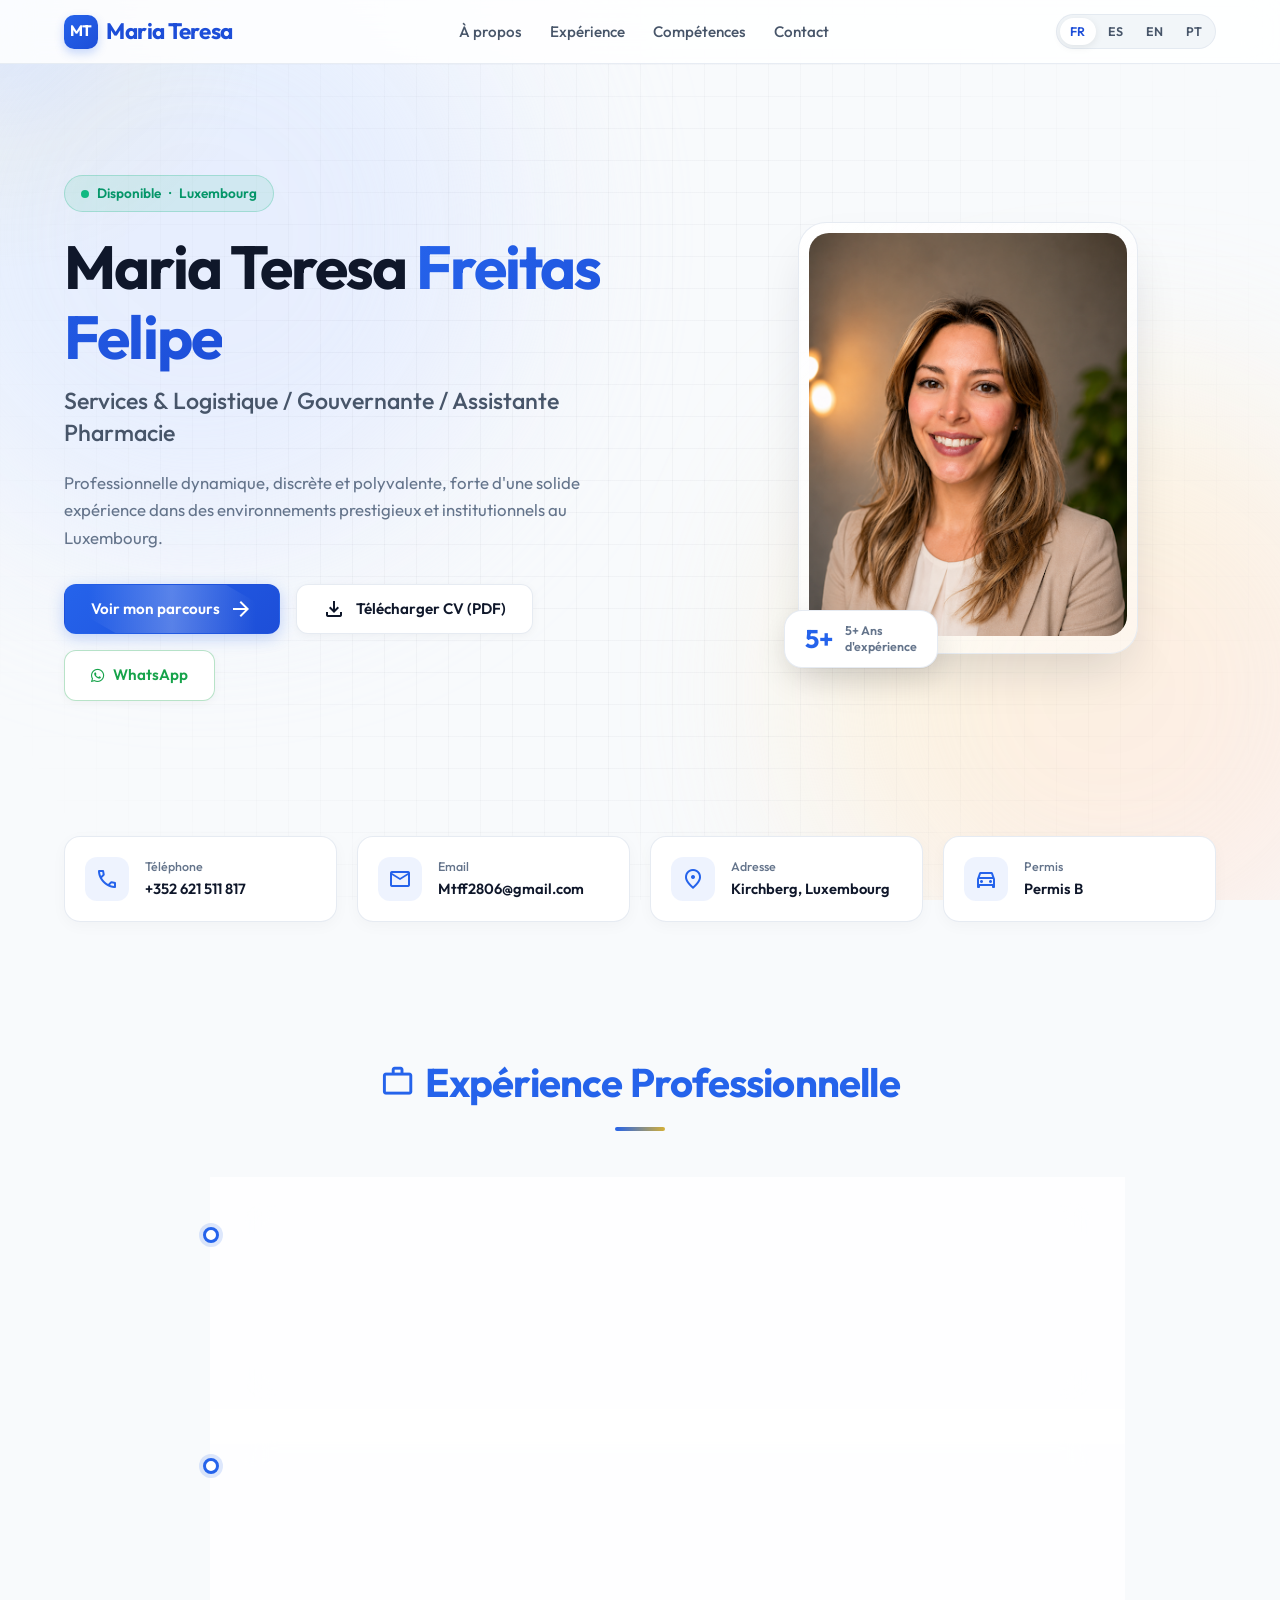
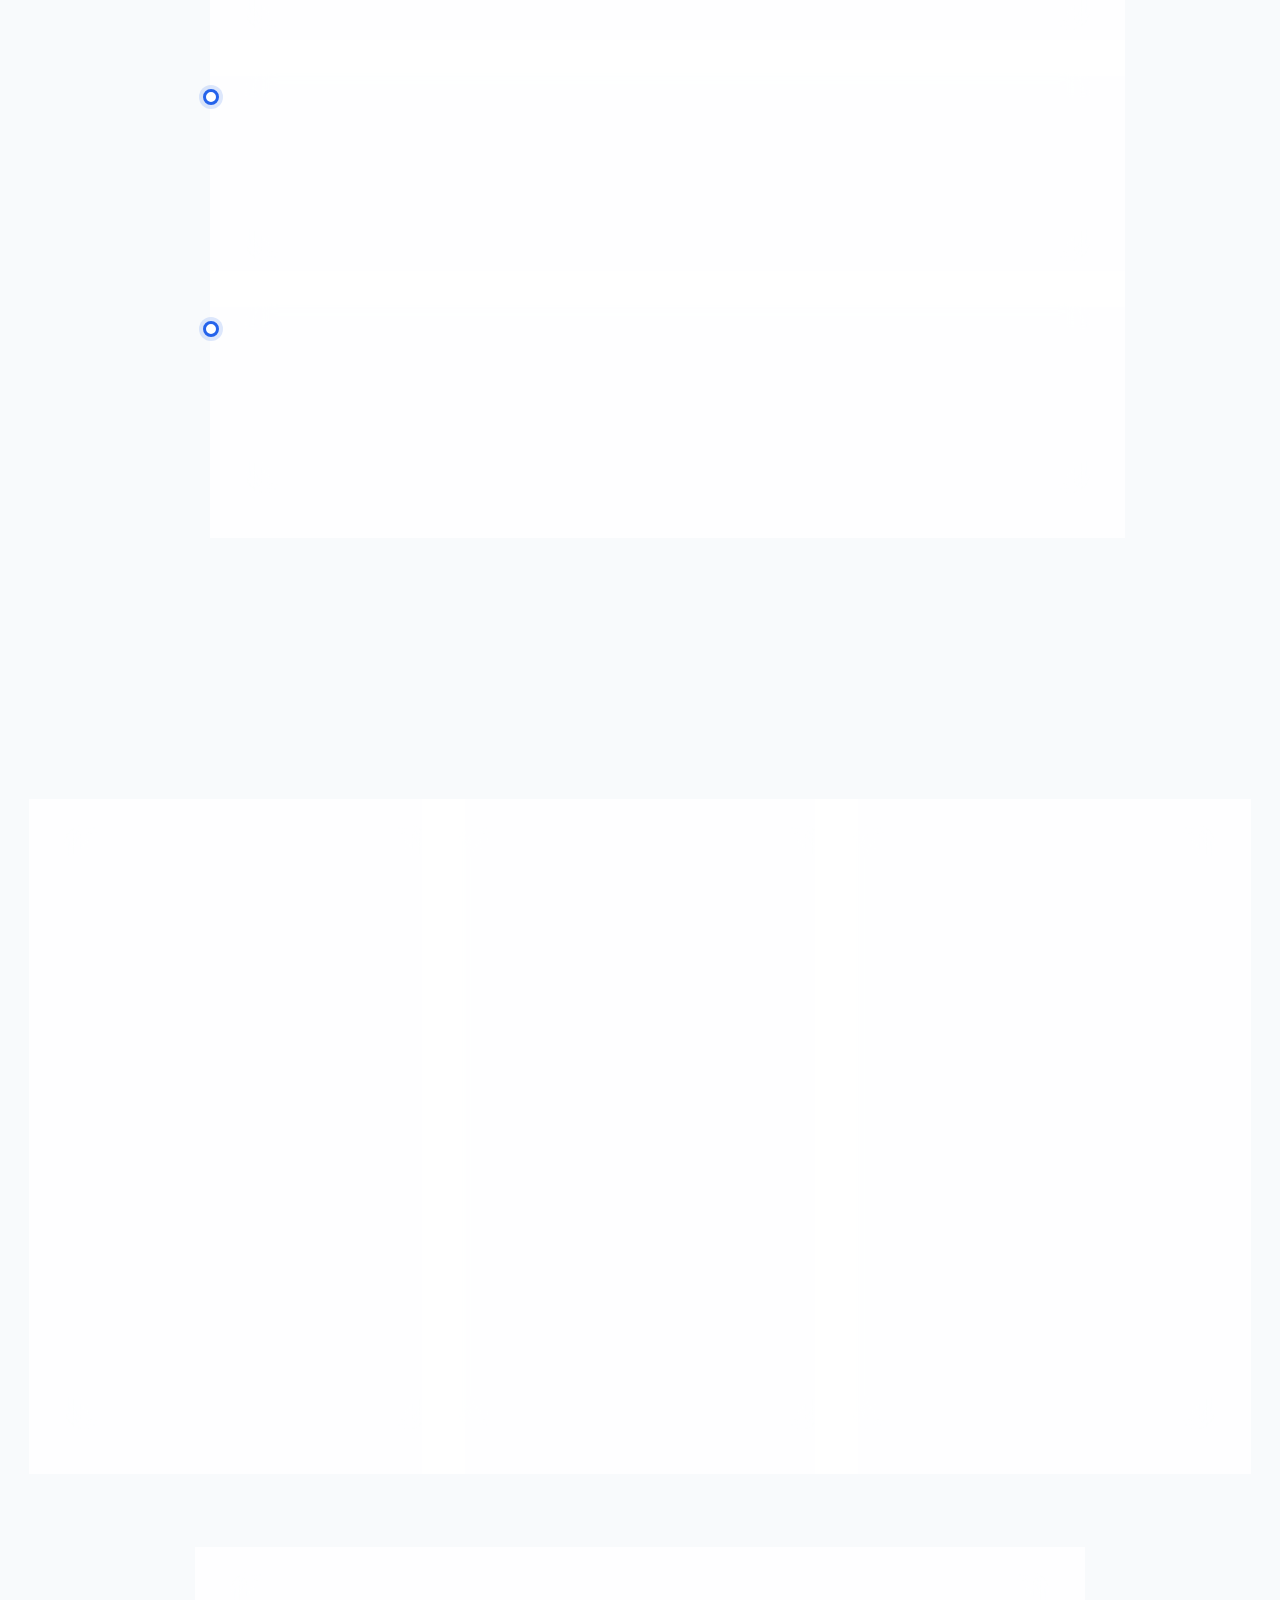
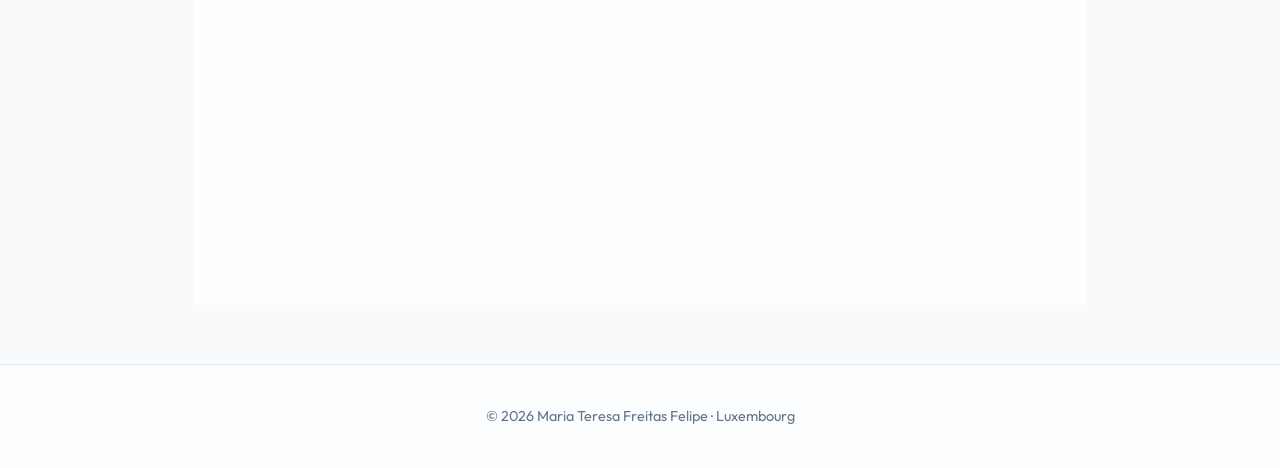
<file: index.html>
<!DOCTYPE html>
<html lang="fr">
<head>
    <meta charset="UTF-8">
    <meta name="viewport" content="width=device-width, initial-scale=1.0, viewport-fit=cover">
    <title>Maria Teresa Freitas Felipe - Profil Professionnel Luxembourg</title>
    <meta name="description" content="Profil professionnel de Maria Teresa Freitas Felipe : Excellence en services, intendance, hygiène et gestion logistique au Luxembourg.">
    
    <!-- Open Graph / WhatsApp / Telegram Preview (French Invitation) -->
    <meta property="og:title" content="Maria Teresa Freitas Felipe — Profil Professionnel">
    <meta property="og:description" content="Invitation : Découvrez mon parcours, mes compétences et mes références en services de prestige et intendance au Luxembourg.">
    <meta property="og:image" content="https://yoyocubano.github.io/maria-teresa/thumbnail.jpg">
    <meta property="og:image:secure_url" content="https://yoyocubano.github.io/maria-teresa/thumbnail.jpg">
    <meta property="og:image:type" content="image/jpeg">
    <meta property="og:image:width" content="1200">
    <meta property="og:image:height" content="630">
    <meta property="og:url" content="https://yoyocubano.github.io/maria-teresa/">
    <meta property="og:type" content="website">

    <!-- Twitter Card -->
    <meta name="twitter:card" content="summary_large_image">
    <meta name="twitter:title" content="Maria Teresa Freitas Felipe — Profil Professionnel Luxembourg">
    <meta name="twitter:description" content="Invitation : Découvrez le parcours professionnel complet de Maria Teresa à Luxembourg.">
    <meta name="twitter:image" content="https://yoyocubano.github.io/maria-teresa/thumbnail.jpg">
    
    <link rel="preconnect" href="https://fonts.googleapis.com">
    <link rel="preconnect" href="https://fonts.gstatic.com" crossorigin>
    <link href="https://fonts.googleapis.com/css2?family=Outfit:wght@300;400;500;600;700;800&display=swap" rel="stylesheet">
    <!-- Google Material Symbols (Stitch Standard) -->
    <link rel="stylesheet" href="https://fonts.googleapis.com/css2?family=Material+Symbols+Outlined:opsz,wght,FILL,GRAD@20..48,100..700,0..1,-50..200" />
    <link rel="stylesheet" href="https://cdnjs.cloudflare.com/ajax/libs/font-awesome/6.4.0/css/all.min.css">
    <link rel="stylesheet" href="styles.css">
</head>
<body>
    <!-- 21st.dev Dynamic Cursor Glow & Animated Elements -->
    <div id="cursor-glow"></div>
    <div class="background-elements">
        <div class="blob blob-1"></div>
        <div class="blob blob-2"></div>
        <div class="grid-overlay"></div>
    </div>

    <!-- Navigation Bar -->
    <nav class="navbar">
        <div class="nav-content">
            <a href="#" class="logo">
                <span class="logo-badge">MT</span>
                <span>Maria Teresa</span>
            </a>
            <ul class="nav-links">
                <li><a href="#about" data-i18n="nav_about">À propos</a></li>
                <li><a href="#experience" data-i18n="nav_exp">Expérience</a></li>
                <li><a href="#skills" data-i18n="nav_skills">Compétences</a></li>
                <li><a href="#contact" data-i18n="nav_contact">Contact</a></li>
            </ul>
            <div class="lang-switcher">
                <button class="lang-btn active" data-lang="fr">FR</button>
                <button class="lang-btn" data-lang="es">ES</button>
                <button class="lang-btn" data-lang="en">EN</button>
                <button class="lang-btn" data-lang="pt">PT</button>
            </div>
        </div>
    </nav>

    <main>
        <!-- Hero Section -->
        <section id="hero" class="hero section">
            <div class="hero-container">
                <div class="hero-content fade-in-left">
                    <!-- 21st.dev Style Live Pulse Radar Badge -->
                    <div class="live-badge">
                        <span class="live-indicator">
                            <span class="live-ping"></span>
                            <span class="live-dot"></span>
                        </span>
                        <span data-i18n="hero_avail">Disponible</span> · <span data-i18n="hero_location">Luxembourg</span>
                    </div>

                    <h1>Maria Teresa <span>Freitas Felipe</span></h1>
                    <h2 data-i18n="hero_title">Services & Logistique / Gouvernante / Assistante Pharmacie</h2>
                    <p class="hero-desc" data-i18n="hero_desc">Professionnelle dynamique, discrète et polyvalente, forte d'une solide expérience dans des environnements prestigieux et institutionnels au Luxembourg.</p>
                    
                    <div class="hero-actions">
                        <a href="#experience" class="btn btn-primary">
                            <span data-i18n="btn_exp">Voir mon parcours</span>
                            <span class="material-symbols-outlined">arrow_forward</span>
                        </a>
                        <a href="CV_Maria_Teresa.pdf" class="btn btn-outline" target="_blank" download data-i18n="btn_download">
                            <span class="material-symbols-outlined">download</span> Télécharger CV (PDF)
                        </a>
                        <a href="https://wa.me/352621511817" class="btn btn-secondary" target="_blank" rel="noopener">
                            <i class="fa-brands fa-whatsapp"></i> WhatsApp
                        </a>
                    </div>
                </div>

                <div class="hero-image-container fade-in-right">
                    <div class="image-wrapper tilt-card">
                        <img src="./portrait.jpg" alt="Maria Teresa Freitas Felipe" class="profile-img" id="profile-picture">
                        <div class="experience-badge">
                            <span class="number">5+</span>
                            <span class="text" data-i18n="hero_years">Ans<br>d'expérience</span>
                        </div>
                    </div>
                </div>
            </div>
        </section>

        <!-- Quick Info & Contact Bar -->
        <section id="about" class="contact-bar section fade-in-up">
            <div class="contact-grid">
                <div class="contact-item">
                    <div class="icon-box"><span class="material-symbols-outlined">call</span></div>
                    <div class="contact-details">
                        <span class="label" data-i18n="contact_phone">Téléphone</span>
                        <a href="tel:+352621511817" class="value" style="text-decoration:none; color:inherit;">+352 621 511 817</a>
                    </div>
                </div>
                <div class="contact-item">
                    <div class="icon-box"><span class="material-symbols-outlined">mail</span></div>
                    <div class="contact-details">
                        <span class="label">Email</span>
                        <a href="mailto:Mtff2806@gmail.com" class="value" style="text-decoration:none; color:inherit;">Mtff2806@gmail.com</a>
                    </div>
                </div>
                <div class="contact-item">
                    <div class="icon-box"><span class="material-symbols-outlined">location_on</span></div>
                    <div class="contact-details">
                        <span class="label" data-i18n="contact_address">Adresse</span>
                        <span class="value" data-i18n="contact_address_val">Kirchberg, Luxembourg</span>
                    </div>
                </div>
                <div class="contact-item">
                    <div class="icon-box"><span class="material-symbols-outlined">directions_car</span></div>
                    <div class="contact-details">
                        <span class="label" data-i18n="contact_license">Permis</span>
                        <span class="value" data-i18n="contact_license_val">Permis B</span>
                    </div>
                </div>
            </div>
        </section>

        <!-- Experience Timeline -->
        <section id="experience" class="experience section">
            <div class="section-header fade-in-up">
                <h2>
                    <span class="material-symbols-outlined" style="font-size:2.2rem; color:var(--primary);">work</span>
                    <span data-i18n="exp_section_title">Expérience <span>Professionnelle</span></span>
                </h2>
                <div class="divider"></div>
            </div>
            
            <div class="timeline" id="experience-timeline">
                <div class="timeline-progress"></div>
                
                <!-- Job 1 -->
                <div class="timeline-item fade-in-up">
                    <div class="timeline-dot"></div>
                    <div class="timeline-content glass-card interactive-card">
                        <div class="timeline-header">
                            <div class="job-info">
                                <h3 data-i18n="job1_title">Agent de Nettoyage & Logistique</h3>
                                <h4>
                                    <span class="material-symbols-outlined" style="font-size:1.15rem;">cleaning_services</span>
                                    <span data-i18n="job1_company">ABSC, Mercedes-Benz Roost — Luxembourg</span>
                                </h4>
                            </div>
                            <span class="date-badge" data-i18n="job1_date">Juin 2025 - À ce jour</span>
                        </div>
                        <ul class="job-description">
                            <li data-i18n="job1_desc1">Maintien rigoureux des standards de propreté et d'hygiène des espaces d'exposition et des bureaux de prestige.</li>
                            <li data-i18n="job1_desc2">Gestion autonome des protocoles d'entretien et réassort des consommables.</li>
                        </ul>
                    </div>
                </div>

                <!-- Job 2 -->
                <div class="timeline-item fade-in-up">
                    <div class="timeline-dot"></div>
                    <div class="timeline-content glass-card interactive-card">
                        <div class="timeline-header">
                            <div class="job-info">
                                <h3 data-i18n="job2_title">Gouvernante / Agent de Nettoyage</h3>
                                <h4>
                                    <span class="material-symbols-outlined" style="font-size:1.15rem;">account_balance</span>
                                    <span data-i18n="job2_company">RANDSTAD, Ambassade d'Espagne — Luxembourg</span>
                                </h4>
                            </div>
                            <span class="date-badge" data-i18n="job2_date">Janv. 2025 - Avril 2025</span>
                        </div>
                        <ul class="job-description">
                            <li data-i18n="job2_desc1">Service de gouvernance et intendance diplomatique au sein de la résidence et de la chancellerie.</li>
                            <li data-i18n="job2_desc2">Application stricte des règles de discrétion, protocole et sécurité institutionnelle.</li>
                        </ul>
                    </div>
                </div>

                <!-- Job 3 -->
                <div class="timeline-item fade-in-up">
                    <div class="timeline-dot"></div>
                    <div class="timeline-content glass-card interactive-card">
                        <div class="timeline-header">
                            <div class="job-info">
                                <h3 data-i18n="job3_title">Agent de Nettoyage & Entretien</h3>
                                <h4>
                                    <span class="material-symbols-outlined" style="font-size:1.15rem;">gavel</span>
                                    <span data-i18n="job3_company">ABSC, Brucher Thieltgen & Partners / Baker McKenzie — Luxembourg</span>
                                </h4>
                            </div>
                            <span class="date-badge" data-i18n="job3_date">Fév. 2021 - Janv. 2025</span>
                        </div>
                        <ul class="job-description">
                            <li data-i18n="job3_desc1">Entretien d'études d'avocats de premier rang et de cabinets juridiques internationaux.</li>
                            <li data-i18n="job3_desc2">Gestion soignée des espaces de réunion de direction et respect de la confidentialité.</li>
                        </ul>
                    </div>
                </div>

                <!-- Job 4 -->
                <div class="timeline-item fade-in-up">
                    <div class="timeline-dot"></div>
                    <div class="timeline-content glass-card interactive-card">
                        <div class="timeline-header">
                            <div class="job-info">
                                <h3 data-i18n="job4_title">Responsable de Magasin</h3>
                                <h4>
                                    <span class="material-symbols-outlined" style="font-size:1.15rem;">storefront</span>
                                    <span data-i18n="job4_company">MUJI — Espagne</span>
                                </h4>
                            </div>
                            <span class="date-badge" data-i18n="job4_date">Expérience antérieure</span>
                        </div>
                        <ul class="job-description">
                            <li data-i18n="job4_desc1">Supervision des opérations quotidiennes, accueil clientèle et tenue exemplaire du point de vente.</li>
                            <li data-i18n="job4_desc2">Coordination d'équipe, gestion des stocks et excellence du service client.</li>
                        </ul>
                    </div>
                </div>
            </div>
        </section>

        <!-- Skills & Education Section -->
        <section id="skills" class="skills section">
            <div class="section-header fade-in-up">
                <h2>
                    <span class="material-symbols-outlined" style="font-size:2.2rem; color:var(--primary);">workspace_premium</span>
                    <span data-i18n="skills_section_title">Compétences & <span>Formation</span></span>
                </h2>
                <div class="divider"></div>
            </div>

            <div class="skills-grid">
                <!-- Key Skills -->
                <div class="skills-column fade-in-up">
                    <div class="glass-card full-height interactive-card">
                        <h3 data-i18n="skills_key">
                            <span class="material-symbols-outlined">checklist</span>
                            <span>Compétences Clés</span>
                        </h3>
                        <div class="tags-container">
                            <span class="tag"><span class="material-symbols-outlined" style="font-size:17px; color:var(--primary);">check_circle</span> <span data-i18n="skill_1">Normes d'hygiène & sécurité</span></span>
                            <span class="tag"><span class="material-symbols-outlined" style="font-size:17px; color:var(--primary);">check_circle</span> <span data-i18n="skill_2">Discrétion & rigueur diplomatique</span></span>
                            <span class="tag"><span class="material-symbols-outlined" style="font-size:17px; color:var(--primary);">check_circle</span> <span data-i18n="skill_3">Organisation & autonomie</span></span>
                            <span class="tag"><span class="material-symbols-outlined" style="font-size:17px; color:var(--primary);">check_circle</span> <span data-i18n="skill_4">Gestion logistique & réassort</span></span>
                            <span class="tag"><span class="material-symbols-outlined" style="font-size:17px; color:var(--primary);">check_circle</span> <span data-i18n="skill_5">Bureautique Office 365</span></span>
                            <span class="tag"><span class="material-symbols-outlined" style="font-size:17px; color:var(--primary);">check_circle</span> <span data-i18n="skill_6">Sens du service & accueil</span></span>
                        </div>
                    </div>
                </div>

                <!-- Languages -->
                <div class="skills-column fade-in-up" style="transition-delay: 0.15s">
                    <div class="glass-card full-height interactive-card">
                        <h3 data-i18n="skills_lang">
                            <span class="material-symbols-outlined">translate</span>
                            <span>Langues</span>
                        </h3>
                        <div class="languages-list">
                            <div class="language-item">
                                <span class="lang-name" data-i18n="lang_es">Espagnol</span>
                                <div class="progress-bar"><div class="progress" style="width: 100%"></div></div>
                                <span class="lang-level">C2</span>
                            </div>
                            <div class="language-item">
                                <span class="lang-name" data-i18n="lang_pt">Portugais</span>
                                <div class="progress-bar"><div class="progress" style="width: 100%"></div></div>
                                <span class="lang-level">C2</span>
                            </div>
                            <div class="language-item">
                                <span class="lang-name" data-i18n="lang_fr">Français</span>
                                <div class="progress-bar"><div class="progress" style="width: 80%"></div></div>
                                <span class="lang-level">B2</span>
                            </div>
                            <div class="language-item">
                                <span class="lang-name" data-i18n="lang_en">Anglais</span>
                                <div class="progress-bar"><div class="progress" style="width: 55%"></div></div>
                                <span class="lang-level">B1</span>
                            </div>
                        </div>
                    </div>
                </div>

                <!-- Education & Certifications -->
                <div class="skills-column fade-in-up" style="transition-delay: 0.3s">
                    <div class="glass-card full-height interactive-card">
                        <h3 data-i18n="skills_edu">
                            <span class="material-symbols-outlined">school</span>
                            <span>Formation & Certificats</span>
                        </h3>
                        <div class="education-item">
                            <h4 data-i18n="edu1_title">Certificat Univ. Assistante Pharmacie</h4>
                            <p class="school" data-i18n="edu1_school">ESNECA (Espagne) · 2022</p>
                        </div>
                        <div class="education-item">
                            <h4 data-i18n="edu2_title">Diplôme de Technicienne en Radiologie</h4>
                            <p class="school" data-i18n="edu2_school">Université Arturo Michelena</p>
                        </div>
                        <div class="education-item">
                            <h4 data-i18n="edu3_title">Service Clientèle & Gestion Documentaire</h4>
                            <p class="school" data-i18n="edu3_school">Udemy · Microsoft Word, Excel, Outlook 365</p>
                        </div>
                        <div class="education-item">
                            <h4 data-i18n="edu4_title">Diplôme fin d'études scientifiques</h4>
                            <p class="school" data-i18n="edu4_school">École Virgen del Valle</p>
                        </div>
                    </div>
                </div>
            </div>
        </section>

        <!-- Final Invitation / Contact CTA -->
        <section id="contact" class="section fade-in-up" style="text-align: center; margin-bottom: 3.5rem;">
            <div class="glass-card interactive-card" style="max-width: 820px; margin: 0 auto; padding: 2.5rem 1.5rem;">
                <h2 style="font-size: clamp(1.6rem, 3.5vw, 2.2rem); margin-bottom: 0.8rem; font-weight: 700;" data-i18n="cta_title">Collaborons ensemble au Luxembourg</h2>
                <p style="color: var(--text-muted); margin-bottom: 2rem; font-size: 1.05rem; max-width: 580px; margin-left: auto; margin-right: auto;" data-i18n="cta_desc">
                    Disponible pour des missions et opportunités en intendance, services de prestige ou milieu de santé.
                </p>
                <div style="display: flex; gap: 0.85rem; justify-content: center; flex-wrap: wrap;">
                    <a href="tel:+352621511817" class="btn btn-primary" data-i18n="cta_call">
                        <span class="material-symbols-outlined">call</span> Appeler
                    </a>
                    <a href="CV_Maria_Teresa.pdf" class="btn btn-outline" target="_blank" download data-i18n="cta_cv">
                        <span class="material-symbols-outlined">download</span> Télécharger CV (PDF)
                    </a>
                    <a href="https://wa.me/352621511817" class="btn btn-secondary" target="_blank" rel="noopener">
                        <i class="fa-brands fa-whatsapp"></i> WhatsApp
                    </a>
                    <a href="mailto:Mtff2806@gmail.com" class="btn btn-outline" data-i18n="cta_email">
                        <span class="material-symbols-outlined">mail</span> Écrire un Email
                    </a>
                </div>
            </div>
        </section>
    </main>

    <!-- Footer -->
    <footer>
        <div class="footer-content">
            <p data-i18n="footer_text">&copy; 2026 Maria Teresa Freitas Felipe · Luxembourg</p>
        </div>
    </footer>

    <script src="script.js"></script>
</body>
</html>
</file>
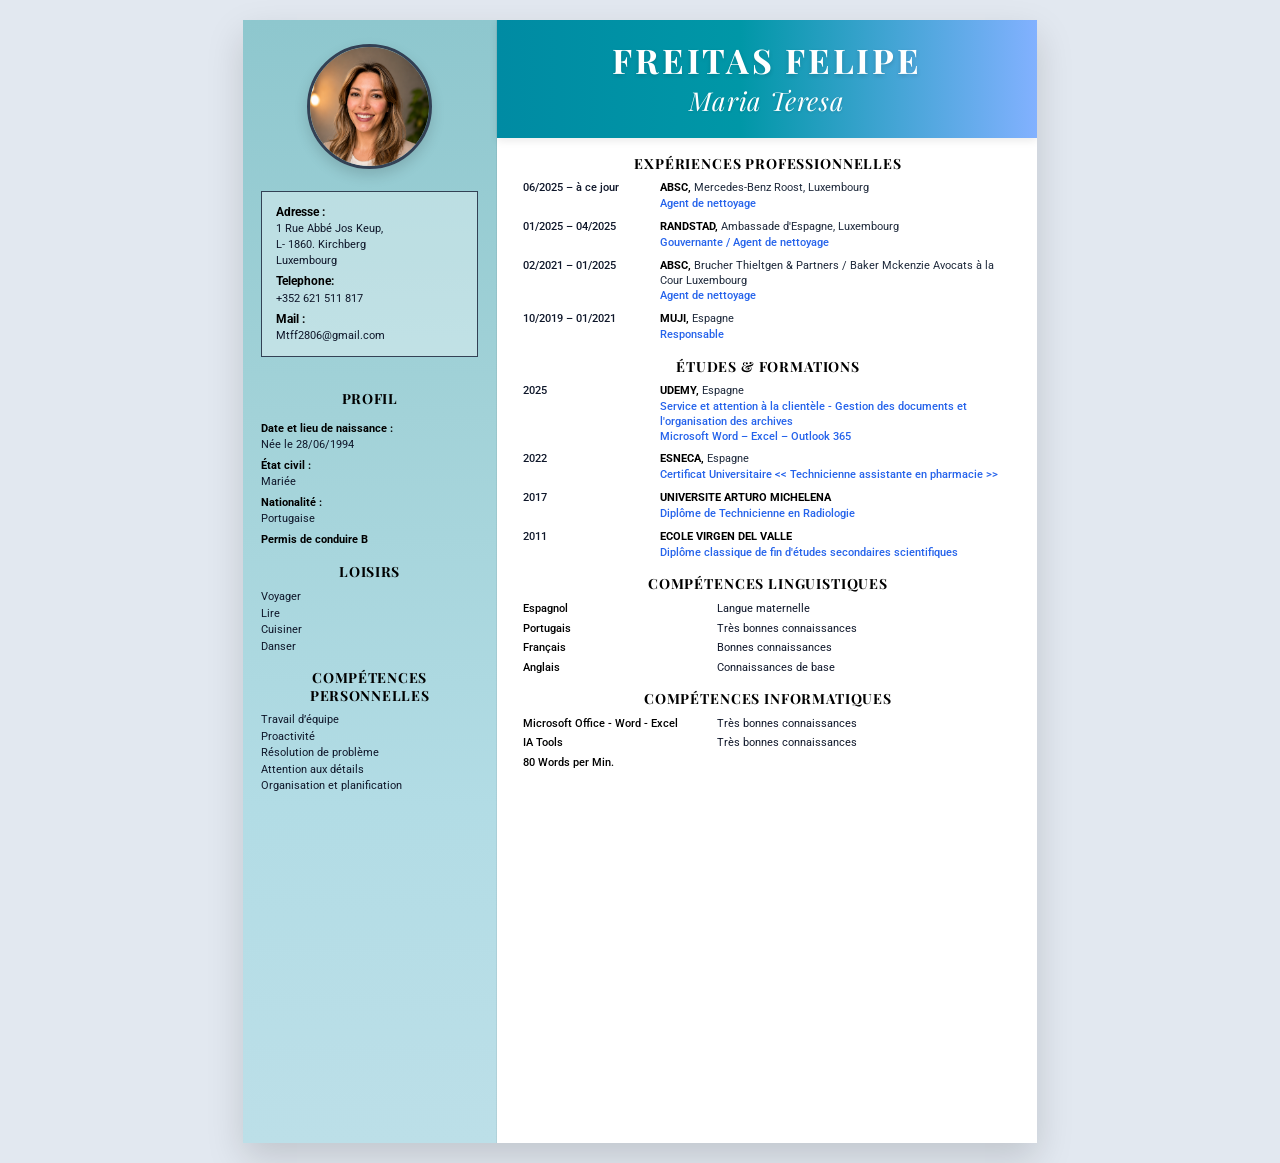
<file: CV_Maria_Teresa.html>
<!DOCTYPE html>
<html lang="fr">
<head>
    <meta charset="UTF-8">
    <meta name="viewport" content="width=device-width, initial-scale=1.0">
    <title>CV Maria Teresa Freitas Felipe</title>
    <link rel="preconnect" href="https://fonts.googleapis.com">
    <link rel="preconnect" href="https://fonts.gstatic.com" crossorigin>
    <link href="https://fonts.googleapis.com/css2?family=Playfair+Display:ital,wght@0,600;0,700;1,400;1,600&family=Roboto:wght@300;400;500;700&display=swap" rel="stylesheet">
    <style>
        @page {
            size: A4 portrait;
            margin: 0;
        }

        * {
            margin: 0;
            padding: 0;
            box-sizing: border-box;
            -webkit-print-color-adjust: exact !important;
            print-color-adjust: exact !important;
        }

        body {
            font-family: 'Roboto', -apple-system, BlinkMacSystemFont, 'Segoe UI', Arial, sans-serif;
            background: #e2e8f0;
            color: #1e293b;
            display: flex;
            justify-content: center;
            align-items: flex-start;
            padding: 20px 0;
        }

        /* Standard A4 Container: 210mm x 297mm */
        .cv-page {
            width: 210mm;
            height: 297mm;
            max-height: 297mm;
            background: #ffffff;
            display: flex;
            box-shadow: 0 15px 35px rgba(0, 0, 0, 0.15);
            overflow: hidden;
            position: relative;
        }

        /* LEFT SIDEBAR (Cyan Gradient) */
        .sidebar {
            width: 32%;
            height: 100%;
            background: linear-gradient(180deg, #8ec7ce 0%, #a2d2d8 35%, #b2dce5 70%, #bcdfe8 100%);
            padding: 24px 18px 20px;
            display: flex;
            flex-direction: column;
            align-items: center;
            border-right: 1px solid rgba(0, 0, 0, 0.06);
        }

        .avatar-container {
            width: 125px;
            height: 125px;
            border-radius: 50%;
            border: 3px solid #334155;
            overflow: hidden;
            box-shadow: 0 6px 14px rgba(0, 0, 0, 0.15);
            margin-bottom: 22px;
            flex-shrink: 0;
        }

        .avatar-img {
            width: 100%;
            height: 100%;
            object-fit: cover;
            object-position: center 15%;
        }

        /* Contact Box */
        .contact-box {
            width: 100%;
            border: 1px solid #334155;
            background: rgba(255, 255, 255, 0.35);
            padding: 12px 14px;
            margin-bottom: 20px;
            font-size: 11px;
            line-height: 1.45;
            color: #0f172a;
        }

        .contact-box strong {
            display: block;
            font-size: 12px;
            margin-top: 4px;
            color: #000;
        }

        .contact-box strong:first-child {
            margin-top: 0;
        }

        /* Sidebar Section Titles */
        .sidebar-title {
            font-family: 'Playfair Display', Georgia, serif;
            font-size: 14px;
            font-weight: 700;
            text-align: center;
            color: #000000;
            margin: 12px 0 8px;
            letter-spacing: 0.05em;
            text-transform: uppercase;
        }

        .sidebar-info {
            width: 100%;
            font-size: 11px;
            line-height: 1.45;
            color: #0f172a;
        }

        .sidebar-info strong {
            display: block;
            margin-top: 5px;
            color: #000;
        }

        .sidebar-list {
            list-style: none;
            width: 100%;
            font-size: 11px;
            line-height: 1.5;
            color: #0f172a;
        }

        /* RIGHT MAIN CONTENT */
        .main-content {
            width: 68%;
            height: 100%;
            background: #ffffff;
            display: flex;
            flex-direction: column;
        }

        /* Header Banner */
        .header-banner {
            background: linear-gradient(90deg, #008ba3 0%, #0097a7 45%, #82b1ff 100%);
            padding: 22px 20px 20px;
            text-align: center;
            color: #ffffff;
            box-shadow: 0 3px 8px rgba(0, 0, 0, 0.08);
            flex-shrink: 0;
        }

        .header-banner h1 {
            font-family: 'Playfair Display', Georgia, serif;
            font-size: 34px;
            font-weight: 700;
            letter-spacing: 0.08em;
            text-transform: uppercase;
            line-height: 1.1;
            margin-bottom: 4px;
            text-shadow: 0 2px 4px rgba(0, 0, 0, 0.15);
        }

        .header-banner h2 {
            font-family: 'Playfair Display', Georgia, serif;
            font-size: 26px;
            font-weight: 400;
            font-style: italic;
            letter-spacing: 0.03em;
            text-shadow: 0 1px 3px rgba(0, 0, 0, 0.12);
        }

        /* Sections Container */
        .sections-body {
            padding: 16px 24px 16px 26px;
            display: flex;
            flex-direction: column;
            gap: 14px;
            flex-grow: 1;
        }

        .section-title {
            font-family: 'Playfair Display', Georgia, serif;
            font-size: 14px;
            font-weight: 700;
            text-align: center;
            color: #000000;
            text-transform: uppercase;
            letter-spacing: 0.06em;
            margin-bottom: 8px;
            position: relative;
        }

        /* Table-like row layout */
        .timeline-row {
            display: grid;
            grid-template-columns: 125px 1fr;
            gap: 12px;
            margin-bottom: 8px;
            font-size: 11px;
            line-height: 1.35;
        }

        .timeline-row:last-child {
            margin-bottom: 0;
        }

        .row-date {
            font-weight: 500;
            color: #0f172a;
            white-space: nowrap;
        }

        .row-details strong {
            color: #000000;
            font-weight: 700;
        }

        .role-blue {
            color: #2563eb;
            font-weight: 500;
            display: block;
            margin-top: 1px;
        }

        /* 2-Column Key Value Grid (Languages & IT) */
        .info-grid-2col {
            display: grid;
            grid-template-columns: 180px 1fr;
            gap: 4px 14px;
            font-size: 11px;
            line-height: 1.4;
        }

        .info-label {
            color: #000000;
            font-weight: 500;
        }

        .info-value {
            color: #0f172a;
        }

        @media print {
            body {
                background: none;
                padding: 0;
            }
            .cv-page {
                box-shadow: none;
                width: 210mm;
                height: 297mm;
                max-height: 297mm;
            }
        }
    </style>
</head>
<body>

    <div class="cv-page">
        <!-- LEFT SIDEBAR -->
        <aside class="sidebar">
            <div class="avatar-container">
                <img src="./portrait.jpg" alt="Maria Teresa" class="avatar-img">
            </div>

            <div class="contact-box">
                <strong>Adresse :</strong>
                1 Rue Abbé Jos Keup,<br>
                L- 1860. Kirchberg<br>
                Luxembourg

                <strong>Telephone:</strong>
                +352 621 511 817

                <strong>Mail :</strong>
                Mtff2806@gmail.com
            </div>

            <h3 class="sidebar-title">PROFIL</h3>
            <div class="sidebar-info">
                <strong>Date et lieu de naissance :</strong>
                Née le 28/06/1994

                <strong>État civil :</strong>
                Mariée

                <strong>Nationalité :</strong>
                Portugaise

                <strong style="margin-top: 6px;">Permis de conduire B</strong>
            </div>

            <h3 class="sidebar-title" style="margin-top: 14px;">LOISIRS</h3>
            <ul class="sidebar-list">
                <li>Voyager</li>
                <li>Lire</li>
                <li>Cuisiner</li>
                <li>Danser</li>
            </ul>

            <h3 class="sidebar-title" style="margin-top: 14px; line-height: 1.25;">COMPÉTENCES<br>PERSONNELLES</h3>
            <ul class="sidebar-list">
                <li>Travail d’équipe</li>
                <li>Proactivité</li>
                <li>Résolution de problème</li>
                <li>Attention aux détails</li>
                <li>Organisation et planification</li>
            </ul>
        </aside>

        <!-- RIGHT MAIN CONTENT -->
        <main class="main-content">
            <!-- Header Banner -->
            <header class="header-banner">
                <h1>FREITAS FELIPE</h1>
                <h2>Maria Teresa</h2>
            </header>

            <div class="sections-body">
                <!-- 1. Expériences Professionnelles -->
                <section>
                    <h3 class="section-title">EXPÉRIENCES PROFESSIONNELLES</h3>
                    
                    <div class="timeline-row">
                        <span class="row-date">06/2025 – à ce jour</span>
                        <div class="row-details">
                            <strong>ABSC,</strong> Mercedes-Benz Roost, Luxembourg
                            <span class="role-blue">Agent de nettoyage</span>
                        </div>
                    </div>

                    <div class="timeline-row">
                        <span class="row-date">01/2025 – 04/2025</span>
                        <div class="row-details">
                            <strong>RANDSTAD,</strong> Ambassade d'Espagne, Luxembourg
                            <span class="role-blue">Gouvernante / Agent de nettoyage</span>
                        </div>
                    </div>

                    <div class="timeline-row">
                        <span class="row-date">02/2021 – 01/2025</span>
                        <div class="row-details">
                            <strong>ABSC,</strong> Brucher Thieltgen & Partners / Baker Mckenzie Avocats à la Cour Luxembourg
                            <span class="role-blue">Agent de nettoyage</span>
                        </div>
                    </div>

                    <div class="timeline-row">
                        <span class="row-date">10/2019 – 01/2021</span>
                        <div class="row-details">
                            <strong>MUJI,</strong> Espagne
                            <span class="role-blue">Responsable</span>
                        </div>
                    </div>
                </section>

                <!-- 2. Études & Formations -->
                <section>
                    <h3 class="section-title">ÉTUDES & FORMATIONS</h3>

                    <div class="timeline-row">
                        <span class="row-date">2025</span>
                        <div class="row-details">
                            <strong>UDEMY,</strong> Espagne
                            <span class="role-blue">Service et attention à la clientèle - Gestion des documents et l'organisation des archives<br>Microsoft Word – Excel – Outlook 365</span>
                        </div>
                    </div>

                    <div class="timeline-row">
                        <span class="row-date">2022</span>
                        <div class="row-details">
                            <strong>ESNECA,</strong> Espagne
                            <span class="role-blue">Certificat Universitaire &lt;&lt; Technicienne assistante en pharmacie &gt;&gt;</span>
                        </div>
                    </div>

                    <div class="timeline-row">
                        <span class="row-date">2017</span>
                        <div class="row-details">
                            <strong>UNIVERSITE ARTURO MICHELENA</strong>
                            <span class="role-blue">Diplôme de Technicienne en Radiologie</span>
                        </div>
                    </div>

                    <div class="timeline-row">
                        <span class="row-date">2011</span>
                        <div class="row-details">
                            <strong>ECOLE VIRGEN DEL VALLE</strong>
                            <span class="role-blue">Diplôme classique de fin d'études secondaires scientifiques</span>
                        </div>
                    </div>
                </section>

                <!-- 3. Compétences Linguistiques -->
                <section>
                    <h3 class="section-title">COMPÉTENCES LINGUISTIQUES</h3>
                    <div class="info-grid-2col">
                        <span class="info-label">Espagnol</span>
                        <span class="info-value">Langue maternelle</span>

                        <span class="info-label">Portugais</span>
                        <span class="info-value">Très bonnes connaissances</span>

                        <span class="info-label">Français</span>
                        <span class="info-value">Bonnes connaissances</span>

                        <span class="info-label">Anglais</span>
                        <span class="info-value">Connaissances de base</span>
                    </div>
                </section>

                <!-- 4. Compétences Informatiques -->
                <section>
                    <h3 class="section-title">COMPÉTENCES INFORMATIQUES</h3>
                    <div class="info-grid-2col">
                        <span class="info-label">Microsoft Office - Word - Excel</span>
                        <span class="info-value">Très bonnes connaissances</span>

                        <span class="info-label">IA Tools</span>
                        <span class="info-value">Très bonnes connaissances</span>

                        <span class="info-label">80 Words per Min.</span>
                        <span class="info-value"></span>
                    </div>
                </section>
            </div>
        </main>
    </div>

</body>
</html>
</file>
<file: styles.css>
:root {
    --primary: #2563eb;
    --primary-light: #60a5fa;
    --primary-dark: #1d4ed8;
    --accent: #d4af37;
    --accent-light: #fef08a;
    --secondary: #e2e8f0;
    --text-main: #0f172a;
    --text-light: #475569;
    --text-muted: #64748b;
    --bg-main: #f8fafc;
    --bg-glass: rgba(255, 255, 255, 0.78);
    --border-glass: rgba(226, 232, 240, 0.85);
    --shadow-glass: 0 10px 30px -10px rgba(15, 23, 42, 0.08);
    --shadow-elevated: 0 20px 40px -15px rgba(37, 99, 235, 0.15);
    --transition: all 0.3s cubic-bezier(0.16, 1, 0.3, 1);
}

* {
    margin: 0;
    padding: 0;
    box-sizing: border-box;
    font-family: 'Outfit', -apple-system, BlinkMacSystemFont, sans-serif;
    -webkit-tap-highlight-color: transparent;
}

html {
    scroll-behavior: smooth;
    font-size: 16px;
}

body {
    background-color: var(--bg-main);
    color: var(--text-main);
    line-height: 1.6;
    overflow-x: hidden;
    position: relative;
    width: 100%;
    min-height: 100vh;
}

/* Material Symbols vertical alignment helper */
.material-symbols-outlined {
    font-variation-settings: 'FILL' 0, 'wght' 400, 'GRAD' 0, 'opsz' 24;
    vertical-align: middle;
    display: inline-flex;
    align-items: center;
    justify-content: center;
}

/* Background Effects (21st.dev radiant glow) */
#cursor-glow {
    position: fixed;
    top: 0;
    left: 0;
    width: 550px;
    height: 550px;
    background: radial-gradient(circle, rgba(37, 99, 235, 0.09) 0%, rgba(212, 175, 55, 0.04) 40%, rgba(255,255,255,0) 70%);
    border-radius: 50%;
    transform: translate(-50%, -50%);
    pointer-events: none;
    z-index: -1;
    transition: opacity 0.3s;
}

.background-elements {
    position: fixed;
    top: 0;
    left: 0;
    width: 100vw;
    height: 100vh;
    z-index: -2;
    overflow: hidden;
    pointer-events: none;
}

.grid-overlay {
    position: absolute;
    top: 0;
    left: 0;
    width: 100%;
    height: 100%;
    background-image: 
        linear-gradient(to right, rgba(15, 23, 42, 0.03) 1px, transparent 1px),
        linear-gradient(to bottom, rgba(15, 23, 42, 0.03) 1px, transparent 1px);
    background-size: 32px 32px;
    mask-image: radial-gradient(circle at center, black 40%, transparent 90%);
    -webkit-mask-image: radial-gradient(circle at center, black 40%, transparent 90%);
}

.blob {
    position: absolute;
    border-radius: 50%;
    filter: blur(90px);
    opacity: 0.65;
    animation: float 14s infinite ease-in-out alternate;
}

.blob-1 {
    top: -10%;
    left: -10%;
    width: 55vw;
    height: 55vw;
    max-width: 650px;
    max-height: 650px;
    background: linear-gradient(135deg, #dbeafe, #e0e7ff);
}

.blob-2 {
    bottom: -10%;
    right: -10%;
    width: 50vw;
    height: 50vw;
    max-width: 600px;
    max-height: 600px;
    background: linear-gradient(135deg, #fef3c7, #fee2e2);
    animation-delay: -6s;
}

@keyframes float {
    0% { transform: translate(0, 0) scale(1); }
    100% { transform: translate(40px, 40px) scale(1.08); }
}

/* Navbar */
.navbar {
    position: fixed;
    top: 0;
    left: 0;
    width: 100%;
    background: rgba(255, 255, 255, 0.85);
    backdrop-filter: blur(16px);
    -webkit-backdrop-filter: blur(16px);
    border-bottom: 1px solid rgba(226, 232, 240, 0.8);
    z-index: 100;
    transition: var(--transition);
}

.nav-content {
    max-width: 1200px;
    margin: 0 auto;
    padding: 0.85rem 1.5rem;
    display: flex;
    justify-content: space-between;
    align-items: center;
}

.logo {
    font-size: 1.4rem;
    font-weight: 700;
    color: var(--primary-dark);
    text-decoration: none;
    letter-spacing: -0.02em;
    display: flex;
    align-items: center;
    gap: 0.5rem;
}

.logo-badge {
    background: linear-gradient(135deg, var(--primary), var(--primary-dark));
    color: white;
    width: 34px;
    height: 34px;
    display: flex;
    align-items: center;
    justify-content: center;
    border-radius: 10px;
    font-size: 0.95rem;
    box-shadow: 0 4px 10px rgba(37, 99, 235, 0.25);
}

.nav-links {
    display: flex;
    list-style: none;
    gap: 1.75rem;
}

.nav-links a {
    text-decoration: none;
    color: var(--text-light);
    font-weight: 500;
    font-size: 0.95rem;
    transition: var(--transition);
    position: relative;
    padding: 0.25rem 0;
}

.nav-links a:hover {
    color: var(--primary);
}

.nav-links a::after {
    content: '';
    position: absolute;
    bottom: 0;
    left: 0;
    width: 0;
    height: 2px;
    background: var(--primary);
    transition: width 0.3s ease;
    border-radius: 2px;
}

.nav-links a:hover::after {
    width: 100%;
}

.lang-switcher {
    display: flex;
    background: rgba(241, 245, 249, 0.9);
    padding: 3px;
    border-radius: 50px;
    border: 1px solid var(--border-glass);
    gap: 2px;
}

.lang-btn {
    border: none;
    background: transparent;
    padding: 0.35rem 0.65rem;
    font-size: 0.78rem;
    font-weight: 600;
    color: var(--text-light);
    border-radius: 50px;
    cursor: pointer;
    transition: var(--transition);
}

.lang-btn.active {
    background: white;
    color: var(--primary-dark);
    box-shadow: 0 2px 8px rgba(0, 0, 0, 0.08);
}

/* Sections */
.section {
    padding: 6rem 1.5rem 3rem;
    max-width: 1200px;
    margin: 0 auto;
}

.section-header {
    text-align: center;
    margin-bottom: 3.5rem;
}

.section-header h2 {
    font-size: clamp(1.8rem, 4vw, 2.5rem);
    font-weight: 700;
    letter-spacing: -0.02em;
    display: flex;
    align-items: center;
    justify-content: center;
    gap: 0.6rem;
    flex-wrap: wrap;
}

.section-header h2 span {
    color: var(--primary);
}

.divider {
    height: 4px;
    width: 50px;
    background: linear-gradient(90deg, var(--primary), var(--accent));
    margin: 0.8rem auto 0;
    border-radius: 2px;
}

/* Hero */
.hero {
    min-height: calc(100vh - 80px);
    display: flex;
    align-items: center;
    padding-top: 6.5rem;
}

.hero-container {
    display: flex;
    align-items: center;
    justify-content: space-between;
    gap: 3rem;
    width: 100%;
}

.hero-content {
    flex: 1.1;
}

/* 21st.dev Style Live Pulse Badge */
.live-badge {
    display: inline-flex;
    align-items: center;
    gap: 8px;
    padding: 0.4rem 1rem;
    background: rgba(16, 185, 129, 0.1);
    color: #059669;
    border: 1px solid rgba(16, 185, 129, 0.25);
    border-radius: 50px;
    font-size: 0.85rem;
    font-weight: 600;
    margin-bottom: 1.25rem;
    backdrop-filter: blur(8px);
}

.live-indicator {
    position: relative;
    width: 8px;
    height: 8px;
    display: inline-block;
}

.live-ping {
    position: absolute;
    inset: 0;
    border-radius: 50%;
    background-color: #10b981;
    animation: ping 1.8s cubic-bezier(0, 0, 0.2, 1) infinite;
}

.live-dot {
    position: relative;
    width: 8px;
    height: 8px;
    border-radius: 50%;
    background-color: #059669;
}

@keyframes ping {
    75%, 100% {
        transform: scale(2.6);
        opacity: 0;
    }
}

.hero-content h1 {
    font-size: clamp(2.3rem, 5.5vw, 3.8rem);
    font-weight: 700;
    line-height: 1.15;
    margin-bottom: 0.8rem;
    letter-spacing: -0.03em;
}

.hero-content h1 span {
    background: linear-gradient(135deg, var(--primary), var(--primary-dark));
    -webkit-background-clip: text;
    -webkit-text-fill-color: transparent;
}

.hero-content h2 {
    font-size: clamp(1.15rem, 2.5vw, 1.45rem);
    color: var(--text-light);
    font-weight: 500;
    margin-bottom: 1.2rem;
    line-height: 1.4;
}

.hero-desc {
    font-size: 1.05rem;
    color: var(--text-muted);
    margin-bottom: 2rem;
    max-width: 580px;
    line-height: 1.65;
}

.hero-actions {
    display: flex;
    gap: 1rem;
    flex-wrap: wrap;
    align-items: center;
}

/* 21st.dev Buttons */
.btn {
    display: inline-flex;
    align-items: center;
    gap: 0.6rem;
    padding: 0.75rem 1.6rem;
    border-radius: 12px;
    font-weight: 600;
    font-size: 0.95rem;
    text-decoration: none;
    transition: var(--transition);
    cursor: pointer;
    border: 1px solid transparent;
}

.btn-primary {
    background: linear-gradient(135deg, var(--primary), var(--primary-dark));
    color: white;
    box-shadow: 0 4px 15px rgba(37, 99, 235, 0.25);
    position: relative;
    overflow: hidden;
}

/* Shimmer beam inside primary button */
.btn-primary::after {
    content: '';
    position: absolute;
    top: -50%;
    left: -50%;
    width: 200%;
    height: 200%;
    background: linear-gradient(60deg, transparent 30%, rgba(255, 255, 255, 0.25) 50%, transparent 70%);
    transform: rotate(30deg);
    animation: btnShimmer 5s infinite;
}

@keyframes btnShimmer {
    0% { transform: translateX(-100%) rotate(30deg); }
    25%, 100% { transform: translateX(100%) rotate(30deg); }
}

.btn-primary:hover {
    transform: translateY(-2px);
    box-shadow: 0 8px 25px rgba(37, 99, 235, 0.35);
}

.btn-secondary {
    background: white;
    color: #16a34a;
    border: 1px solid rgba(22, 163, 74, 0.3);
    box-shadow: 0 2px 10px rgba(0, 0, 0, 0.04);
}

.btn-secondary:hover {
    background: #f0fdf4;
    border-color: #16a34a;
    transform: translateY(-2px);
}

.btn-outline {
    background: white;
    color: var(--text-main);
    border: 1px solid var(--border-glass);
    box-shadow: 0 2px 10px rgba(0, 0, 0, 0.04);
}

.btn-outline:hover {
    border-color: var(--primary);
    color: var(--primary);
    transform: translateY(-2px);
}

/* Image Wrapper with Tilt */
.hero-image-container {
    flex: 0.9;
    display: flex;
    justify-content: center;
}

.image-wrapper {
    position: relative;
    width: min(340px, 85vw);
    aspect-ratio: 4 / 5;
    border-radius: 28px;
    padding: 10px;
    background: linear-gradient(135deg, rgba(255, 255, 255, 0.9), rgba(255, 255, 255, 0.4));
    box-shadow: 0 25px 50px -12px rgba(15, 23, 42, 0.15);
    border: 1px solid var(--border-glass);
    transition: transform 0.15s ease-out;
}

.profile-img {
    width: 100%;
    height: 100%;
    object-fit: cover;
    object-position: center top;
    border-radius: 20px;
}

/* Floating Experience Badge */
.experience-badge {
    position: absolute;
    bottom: -15px;
    left: -15px;
    background: white;
    padding: 0.8rem 1.25rem;
    border-radius: 18px;
    box-shadow: 0 12px 30px rgba(0, 0, 0, 0.1);
    display: flex;
    align-items: center;
    gap: 0.75rem;
    border: 1px solid var(--border-glass);
    backdrop-filter: blur(8px);
}

.experience-badge .number {
    font-size: 1.6rem;
    font-weight: 700;
    color: var(--primary);
    line-height: 1;
}

.experience-badge .text {
    font-size: 0.78rem;
    font-weight: 600;
    color: var(--text-muted);
    line-height: 1.25;
}

/* Contact Bar */
.contact-bar {
    padding-top: 1rem;
    padding-bottom: 2rem;
}

.contact-grid {
    display: grid;
    grid-template-columns: repeat(4, 1fr);
    gap: 1.25rem;
}

/* 21st.dev Glass Card with Radial Spotlight */
.glass-card {
    background: var(--bg-glass);
    backdrop-filter: blur(14px);
    -webkit-backdrop-filter: blur(14px);
    border: 1px solid var(--border-glass);
    border-radius: 20px;
    box-shadow: var(--shadow-glass);
    padding: 1.75rem;
    transition: var(--transition);
    position: relative;
    overflow: hidden;
}

.interactive-card::before {
    content: '';
    position: absolute;
    inset: 0;
    background: radial-gradient(350px circle at var(--mouse-x, 50%) var(--mouse-y, 50%), rgba(37, 99, 235, 0.08), transparent 80%);
    opacity: 0;
    transition: opacity 0.3s ease;
    pointer-events: none;
    border-radius: inherit;
}

.interactive-card:hover::before {
    opacity: 1;
}

.interactive-card:hover {
    transform: translateY(-4px);
    border-color: rgba(96, 165, 250, 0.6);
    box-shadow: var(--shadow-elevated);
}

.contact-item {
    background: white;
    padding: 1.25rem;
    border-radius: 16px;
    display: flex;
    align-items: center;
    gap: 1rem;
    border: 1px solid var(--border-glass);
    box-shadow: 0 4px 15px rgba(0, 0, 0, 0.03);
    transition: var(--transition);
}

.contact-item:hover {
    transform: translateY(-3px);
    border-color: var(--primary-light);
    box-shadow: 0 8px 20px rgba(37, 99, 235, 0.08);
}

.icon-box {
    width: 44px;
    height: 44px;
    background: rgba(37, 99, 235, 0.08);
    color: var(--primary);
    border-radius: 12px;
    display: flex;
    align-items: center;
    justify-content: center;
    flex-shrink: 0;
}

.contact-details {
    display: flex;
    flex-direction: column;
    overflow: hidden;
}

.contact-details .label {
    font-size: 0.78rem;
    color: var(--text-muted);
    font-weight: 500;
}

.contact-details .value {
    font-size: 0.92rem;
    font-weight: 600;
    color: var(--text-main);
    white-space: nowrap;
    text-overflow: ellipsis;
    overflow: hidden;
}

/* Timeline */
.timeline {
    position: relative;
    max-width: 900px;
    margin: 0 auto;
    padding: 1rem 0;
}

.timeline::before {
    content: '';
    position: absolute;
    top: 0;
    bottom: 0;
    left: 20px;
    width: 2px;
    background: var(--secondary);
}

.timeline-progress {
    position: absolute;
    top: 0;
    left: 20px;
    width: 2px;
    background: linear-gradient(to bottom, var(--primary), var(--accent));
    height: 0%;
    transition: height 0.2s ease-out;
}

.timeline-item {
    position: relative;
    padding-left: 55px;
    margin-bottom: 2.2rem;
}

.timeline-dot {
    position: absolute;
    left: 13px;
    top: 24px;
    width: 16px;
    height: 16px;
    background: white;
    border: 3px solid var(--primary);
    border-radius: 50%;
    box-shadow: 0 0 0 4px rgba(37, 99, 235, 0.15);
    z-index: 2;
    transition: var(--transition);
}

.timeline-item:hover .timeline-dot {
    transform: scale(1.25);
    background: var(--primary);
}

.timeline-header {
    display: flex;
    justify-content: space-between;
    align-items: flex-start;
    margin-bottom: 1rem;
    flex-wrap: wrap;
    gap: 0.5rem;
}

.job-info h3 {
    font-size: 1.25rem;
    font-weight: 700;
    color: var(--text-main);
}

.job-info h4 {
    font-size: 0.95rem;
    color: var(--primary);
    font-weight: 600;
    display: flex;
    align-items: center;
    gap: 0.4rem;
    margin-top: 0.2rem;
}

.date-badge {
    background: rgba(37, 99, 235, 0.08);
    color: var(--primary-dark);
    padding: 0.35rem 0.85rem;
    border-radius: 50px;
    font-size: 0.82rem;
    font-weight: 600;
    white-space: nowrap;
}

.job-description {
    list-style: none;
}

.job-description li {
    position: relative;
    padding-left: 1.4rem;
    margin-bottom: 0.5rem;
    color: var(--text-muted);
    font-size: 0.94rem;
    line-height: 1.55;
}

.job-description li::before {
    content: '▪';
    position: absolute;
    left: 0;
    color: var(--primary);
    font-size: 1.2rem;
    line-height: 1;
}

/* Skills Grid */
.skills-grid {
    display: grid;
    grid-template-columns: repeat(3, 1fr);
    gap: 1.75rem;
}

.full-height {
    height: 100%;
    display: flex;
    flex-direction: column;
}

.skills-column h3 {
    font-size: 1.2rem;
    font-weight: 700;
    margin-bottom: 1.5rem;
    display: flex;
    align-items: center;
    gap: 0.5rem;
    color: var(--text-main);
}

.tags-container {
    display: flex;
    flex-wrap: wrap;
    gap: 0.6rem;
}

.tag {
    background: white;
    border: 1px solid var(--border-glass);
    color: var(--text-main);
    padding: 0.45rem 0.9rem;
    border-radius: 10px;
    font-size: 0.85rem;
    font-weight: 500;
    transition: var(--transition);
    display: inline-flex;
    align-items: center;
    gap: 0.4rem;
}

.tag:hover {
    border-color: var(--primary);
    color: var(--primary-dark);
    transform: translateY(-2px);
    box-shadow: 0 4px 12px rgba(37, 99, 235, 0.08);
}

/* Languages */
.languages-list {
    display: flex;
    flex-direction: column;
    gap: 1.1rem;
}

.language-item {
    display: flex;
    align-items: center;
    gap: 0.8rem;
    font-size: 0.9rem;
}

.lang-name {
    width: 85px;
    font-weight: 600;
    color: var(--text-main);
}

.progress-bar {
    flex: 1;
    height: 8px;
    background: rgba(226, 232, 240, 0.8);
    border-radius: 50px;
    overflow: hidden;
}

.progress {
    height: 100%;
    background: linear-gradient(90deg, var(--primary-light), var(--primary));
    border-radius: 50px;
    transition: width 1s cubic-bezier(0.16, 1, 0.3, 1);
}

.lang-level {
    font-size: 0.82rem;
    font-weight: 700;
    color: var(--primary);
    width: 32px;
    text-align: right;
}

/* Education Cards */
.education-item {
    background: white;
    padding: 1.15rem;
    border-radius: 14px;
    border-left: 4px solid var(--primary);
    border-top: 1px solid var(--border-glass);
    border-right: 1px solid var(--border-glass);
    border-bottom: 1px solid var(--border-glass);
    transition: var(--transition);
    margin-bottom: 0.85rem;
}

.education-item:last-child {
    margin-bottom: 0;
}

.education-item:hover {
    transform: translateX(4px);
    box-shadow: 0 6px 15px rgba(0, 0, 0, 0.04);
}

.education-item h4 {
    font-size: 0.95rem;
    font-weight: 700;
    margin-bottom: 0.25rem;
    color: var(--text-main);
}

.school {
    color: var(--text-muted);
    font-size: 0.85rem;
}

/* Footer */
footer {
    text-align: center;
    padding: 2.5rem 1.5rem;
    color: var(--text-muted);
    font-size: 0.9rem;
    border-top: 1px solid var(--border-glass);
    background: rgba(255, 255, 255, 0.5);
}

/* Animations */
.fade-in-up {
    opacity: 0;
    transform: translateY(24px);
    transition: opacity 0.7s cubic-bezier(0.16, 1, 0.3, 1), transform 0.7s cubic-bezier(0.16, 1, 0.3, 1);
}

.fade-in-up.visible {
    opacity: 1;
    transform: translateY(0);
}

.fade-in-left {
    opacity: 0;
    transform: translateX(-30px);
    animation: fadeInLeft 0.9s cubic-bezier(0.16, 1, 0.3, 1) forwards;
}

.fade-in-right {
    opacity: 0;
    transform: translateX(30px);
    animation: fadeInRight 0.9s cubic-bezier(0.16, 1, 0.3, 1) forwards;
    animation-delay: 0.2s;
}

@keyframes fadeInLeft {
    to { opacity: 1; transform: translateX(0); }
}

@keyframes fadeInRight {
    to { opacity: 1; transform: translateX(0); }
}

/* Responsive Breakpoints: Tablet (1024px) */
@media (max-width: 1024px) {
    .hero-container {
        gap: 2rem;
    }
    .contact-grid {
        grid-template-columns: repeat(2, 1fr);
    }
    .skills-grid {
        grid-template-columns: repeat(2, 1fr);
    }
    .skills-column:last-child {
        grid-column: span 2;
    }
}

/* Responsive Breakpoints: Mobile (<768px) */
@media (max-width: 768px) {
    .nav-links {
        display: none;
    }
    .nav-content {
        padding: 0.75rem 1rem;
    }
    .hero {
        padding-top: 5rem;
        min-height: auto;
    }
    .hero-container {
        flex-direction: column-reverse;
        text-align: center;
        gap: 2.2rem;
    }
    .hero-content {
        display: flex;
        flex-direction: column;
        align-items: center;
    }
    .hero-desc {
        text-align: center;
        margin-bottom: 1.75rem;
    }
    .hero-actions {
        flex-direction: column;
        width: 100%;
        gap: 0.75rem;
    }
    .hero-actions .btn {
        width: 100%;
        justify-content: center;
        padding: 0.85rem;
    }
    .image-wrapper {
        width: min(280px, 80vw);
    }
    .experience-badge {
        bottom: -10px;
        left: 50%;
        transform: translateX(-50%);
        white-space: nowrap;
    }
    .contact-grid {
        grid-template-columns: 1fr;
        gap: 0.75rem;
    }
    .skills-grid {
        grid-template-columns: 1fr;
        gap: 1.25rem;
    }
    .skills-column:last-child {
        grid-column: span 1;
    }
    .timeline::before,
    .timeline-progress {
        left: 14px;
    }
    .timeline-dot {
        left: 7px;
    }
    .timeline-item {
        padding-left: 40px;
        margin-bottom: 1.75rem;
    }
    .timeline-header {
        flex-direction: column;
        align-items: flex-start;
        gap: 0.35rem;
    }
    .date-badge {
        font-size: 0.75rem;
        padding: 0.25rem 0.65rem;
    }
    .glass-card {
        padding: 1.25rem;
    }
}
</file>
